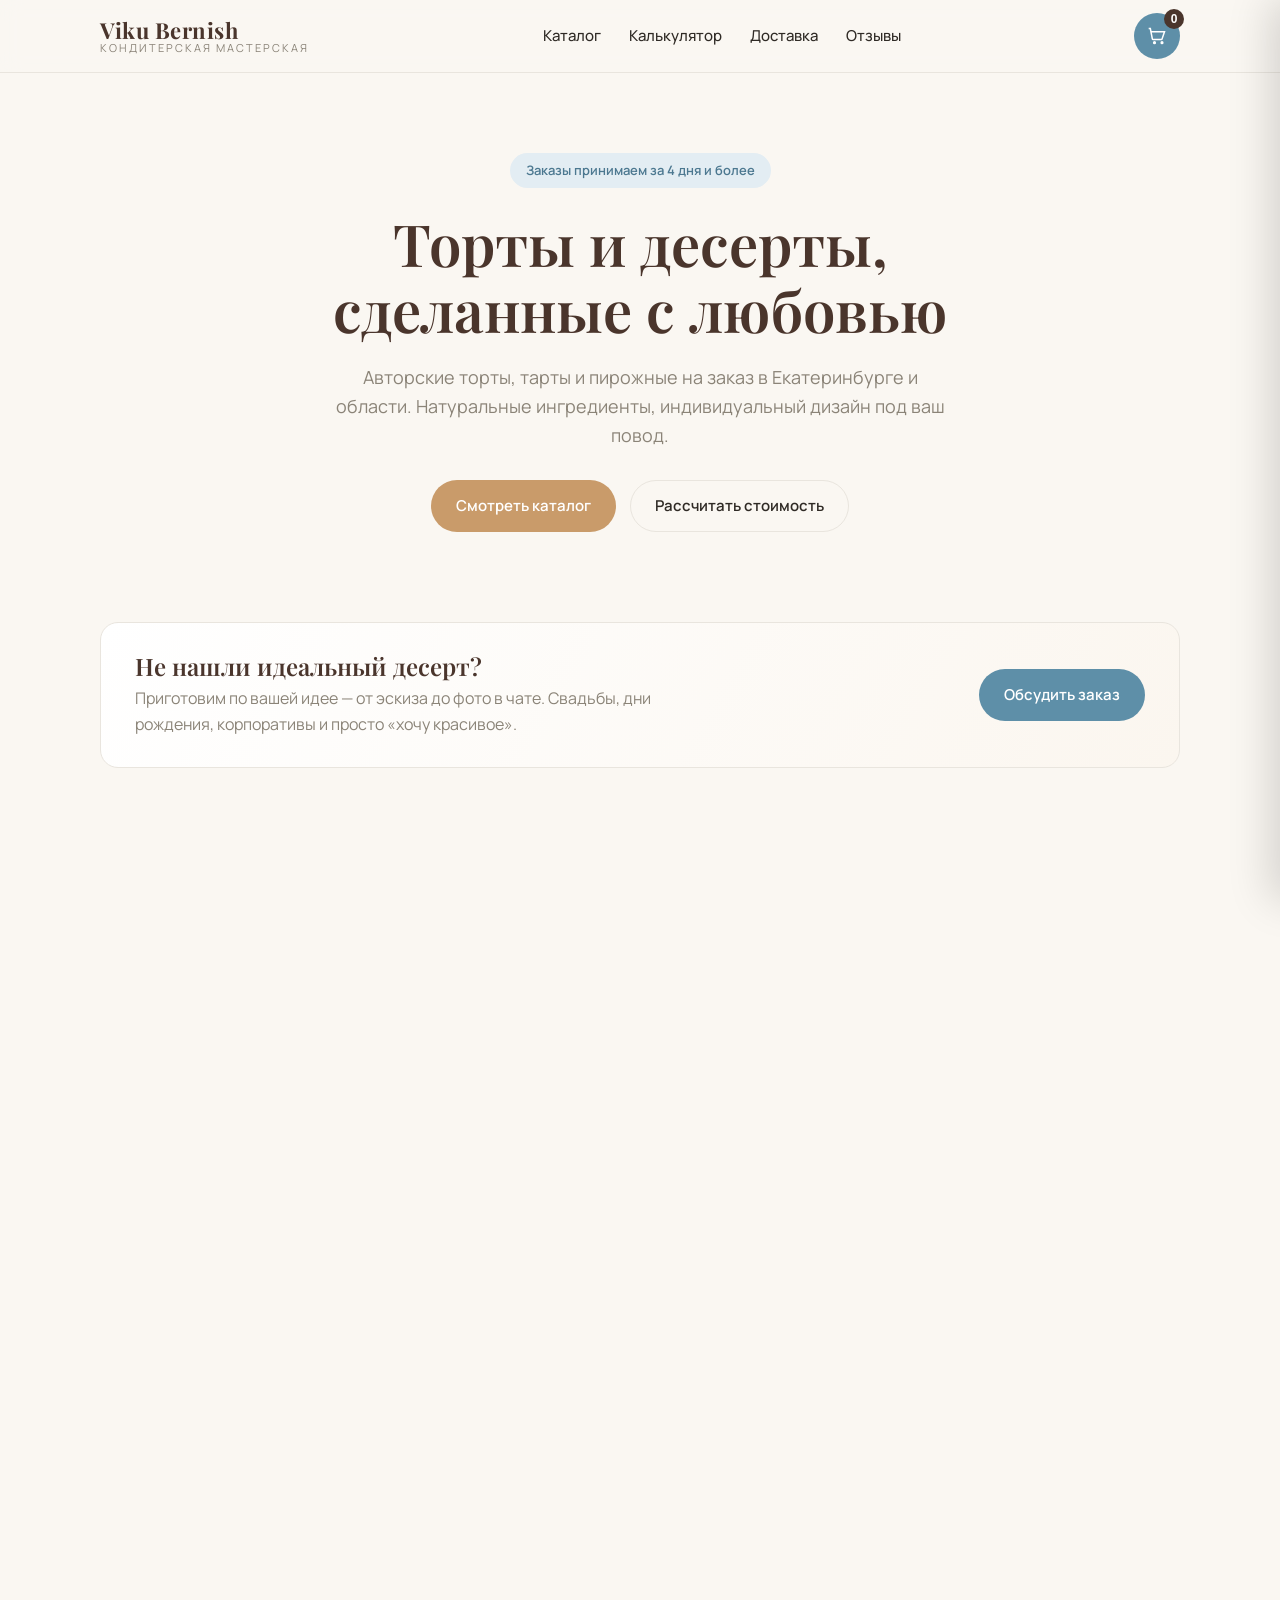
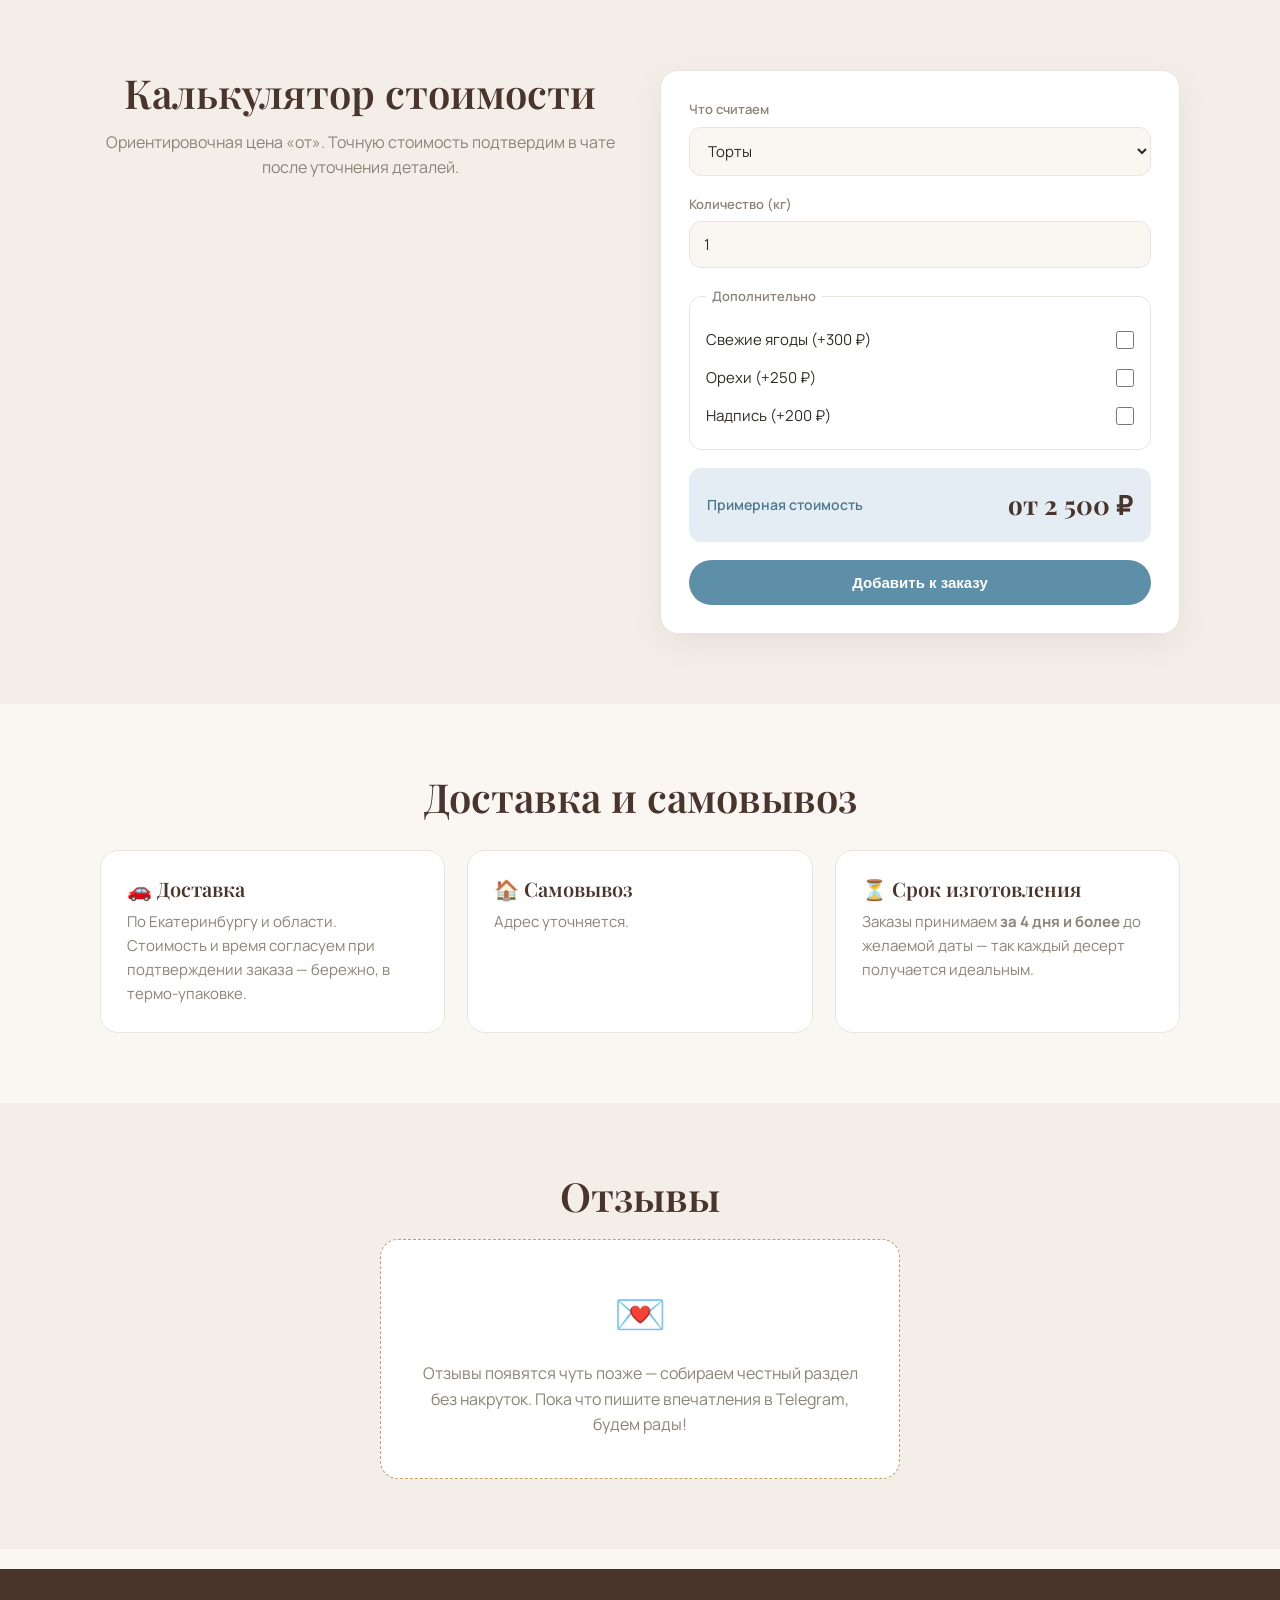
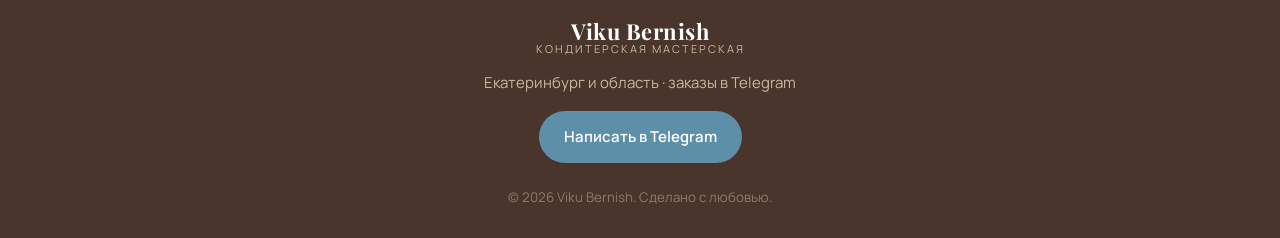
<file: index.html>
<!DOCTYPE html>
<html lang="ru">
<head>
<meta charset="UTF-8">
<meta name="viewport" content="width=device-width, initial-scale=1.0">
<title>Viku Bernish — кондитерская мастерская · Екатеринбург</title>
<meta name="description" content="Торты и десерты на заказ в Екатеринбурге и области. Индивидуальный дизайн, натуральные ингредиенты.">
<link rel="preconnect" href="https://fonts.googleapis.com">
<link rel="preconnect" href="https://fonts.gstatic.com" crossorigin>
<link href="https://fonts.googleapis.com/css2?family=Manrope:wght@400;500;600;700&family=Playfair+Display:wght@500;600;700&display=swap" rel="stylesheet">
<link rel="stylesheet" href="css/style.css">
</head>
<body>

<!-- ===== ШАПКА ===== -->
<header class="header">
  <div class="container header__inner">
    <a href="#top" class="logo">
      <span class="logo__name">Viku Bernish</span>
      <span class="logo__sub">кондитерская мастерская</span>
    </a>
    <nav class="nav">
      <a href="#catalog">Каталог</a>
      <a href="#calc">Калькулятор</a>
      <a href="#delivery">Доставка</a>
      <a href="#reviews">Отзывы</a>
    </nav>
    <button class="cart-btn" id="openCart" aria-label="Корзина">
      <svg width="20" height="20" viewBox="0 0 24 24" fill="none" stroke="currentColor" stroke-width="1.8"><circle cx="9" cy="20" r="1"/><circle cx="18" cy="20" r="1"/><path d="M2 3h2l2.4 12.4a1 1 0 0 0 1 .8h9.7a1 1 0 0 0 1-.8L21 7H5.2"/></svg>
      <span class="cart-btn__count" id="cartCount">0</span>
    </button>
  </div>
</header>

<main id="top">

  <!-- ===== HERO ===== -->
  <section class="hero">
    <div class="container hero__inner">
      <span class="chip">Заказы принимаем за 4 дня и более</span>
      <h1>Торты и десерты,<br>сделанные с любовью</h1>
      <p class="hero__lead">Авторские торты, тарты и пирожные на заказ в Екатеринбурге и области. Натуральные ингредиенты, индивидуальный дизайн под ваш повод.</p>
      <div class="hero__cta">
        <a href="#catalog" class="btn btn--caramel">Смотреть каталог</a>
        <a href="#calc" class="btn btn--ghost">Рассчитать стоимость</a>
      </div>
    </div>
  </section>

  <!-- ===== БАННЕР: ДЕЛАЕМ НА ЗАКАЗ ===== -->
  <section class="container">
    <div class="custom-banner">
      <div>
        <h3>Не нашли идеальный десерт?</h3>
        <p>Приготовим по вашей идее — от эскиза до фото в чате. Свадьбы, дни рождения, корпоративы и просто «хочу красивое».</p>
      </div>
      <a href="#calc" class="btn btn--blue">Обсудить заказ</a>
    </div>
  </section>

  <!-- ===== КАТАЛОГ ===== -->
  <section class="section" id="catalog">
    <div class="container">
      <h2 class="section__title">Каталог</h2>
      <div class="tabs" id="tabs"></div>
      <div class="grid" id="catalog"></div>
    </div>
  </section>

  <!-- ===== КАЛЬКУЛЯТОР ===== -->
  <section class="section section--soft" id="calc">
    <div class="container calc">
      <div>
        <h2 class="section__title">Калькулятор стоимости</h2>
        <p class="section__lead">Ориентировочная цена «от». Точную стоимость подтвердим в чате после уточнения деталей.</p>
      </div>
      <form class="calc__form" id="calcForm">
        <label class="field">
          <span>Что считаем</span>
          <select id="calcCategory"></select>
        </label>
        <label class="field">
          <span id="calcQtyLabel">Количество</span>
          <input type="number" id="calcQty" min="1" step="0.5" value="1">
        </label>
        <fieldset class="calc__options" id="calcOptions">
          <legend>Дополнительно</legend>
        </fieldset>
        <div class="calc__result">
          <span>Примерная стоимость</span>
          <strong id="calcPrice">—</strong>
        </div>
        <button type="button" class="btn btn--blue" id="calcAdd">Добавить к заказу</button>
      </form>
    </div>
  </section>

  <!-- ===== ДОСТАВКА ===== -->
  <section class="section" id="delivery">
    <div class="container">
      <h2 class="section__title">Доставка и самовывоз</h2>
      <div class="cards3">
        <div class="info-card">
          <h3>🚗 Доставка</h3>
          <p>По Екатеринбургу и области. Стоимость и время согласуем при подтверждении заказа — бережно, в термо-упаковке.</p>
        </div>
        <div class="info-card">
          <h3>🏠 Самовывоз</h3>
          <p id="pickupAddress">Адрес уточняется.</p>
        </div>
        <div class="info-card">
          <h3>⏳ Срок изготовления</h3>
          <p>Заказы принимаем <b>за 4 дня и более</b> до желаемой даты — так каждый десерт получается идеальным.</p>
        </div>
      </div>
    </div>
  </section>

  <!-- ===== ОТЗЫВЫ (заглушка) ===== -->
  <section class="section section--soft" id="reviews">
    <div class="container reviews">
      <h2 class="section__title">Отзывы</h2>
      <div class="reviews__placeholder">
        <span class="reviews__emoji">💌</span>
        <p>Отзывы появятся чуть позже — собираем честный раздел без накруток. Пока что пишите впечатления в Telegram, будем рады!</p>
      </div>
    </div>
  </section>

</main>

<!-- ===== ПОДВАЛ ===== -->
<footer class="footer">
  <div class="container footer__inner">
    <div class="logo logo--light">
      <span class="logo__name">Viku Bernish</span>
      <span class="logo__sub">кондитерская мастерская</span>
    </div>
    <p>Екатеринбург и область · заказы в Telegram</p>
    <a class="btn btn--blue" id="footerTg" href="https://t.me/feeIscared" target="_blank" rel="noopener">Написать в Telegram</a>
    <small>© <span id="year"></span> Viku Bernish. Сделано с любовью.</small>
  </div>
</footer>

<!-- ===== КОРЗИНА-ШТОРКА ===== -->
<aside class="cart" id="cart" aria-hidden="true">
  <div class="cart__overlay" id="cartOverlay"></div>
  <div class="cart__panel">
    <div class="cart__head">
      <h3>Ваш заказ</h3>
      <button class="cart__close" id="closeCart" aria-label="Закрыть">✕</button>
    </div>

    <div class="cart__items" id="cartItems"></div>

    <form class="order-form" id="orderForm">
      <label class="field"><span>Ваше имя</span><input type="text" id="oName" required placeholder="Как к вам обращаться"></label>
      <label class="field"><span>Контакт (Telegram или телефон)</span><input type="text" id="oContact" required placeholder="@username или +7…"></label>

      <fieldset class="radio-row">
        <legend>Как получить</legend>
        <label><input type="radio" name="delivery" value="delivery" checked> Доставка</label>
        <label><input type="radio" name="delivery" value="pickup"> Самовывоз</label>
      </fieldset>
      <label class="field" id="addrField"><span>Адрес доставки</span><input type="text" id="oAddress" placeholder="Екатеринбург, улица, дом"></label>

      <label class="field"><span>Желаемая дата</span><input type="date" id="oDate" required></label>

      <div class="order-form__actions">
        <button type="button" class="btn btn--blue" id="generateOrder">Сформировать заказ</button>
      </div>

      <div class="order-result" id="orderResult" hidden>
        <textarea id="orderText" readonly></textarea>
        <div class="order-result__btns">
          <button type="button" class="btn btn--ghost" id="copyOrder">📋 Скопировать</button>
          <a class="btn btn--blue" id="tgOrder" href="https://t.me/feeIscared" target="_blank" rel="noopener">✈️ Открыть Telegram</a>
        </div>
        <p class="order-result__hint">Скопируйте текст и отправьте его в открывшемся Telegram.</p>
      </div>
    </form>
  </div>
</aside>

<script src="js/config.js"></script>
<script src="js/app.js"></script>
</body>
</html>
</file>
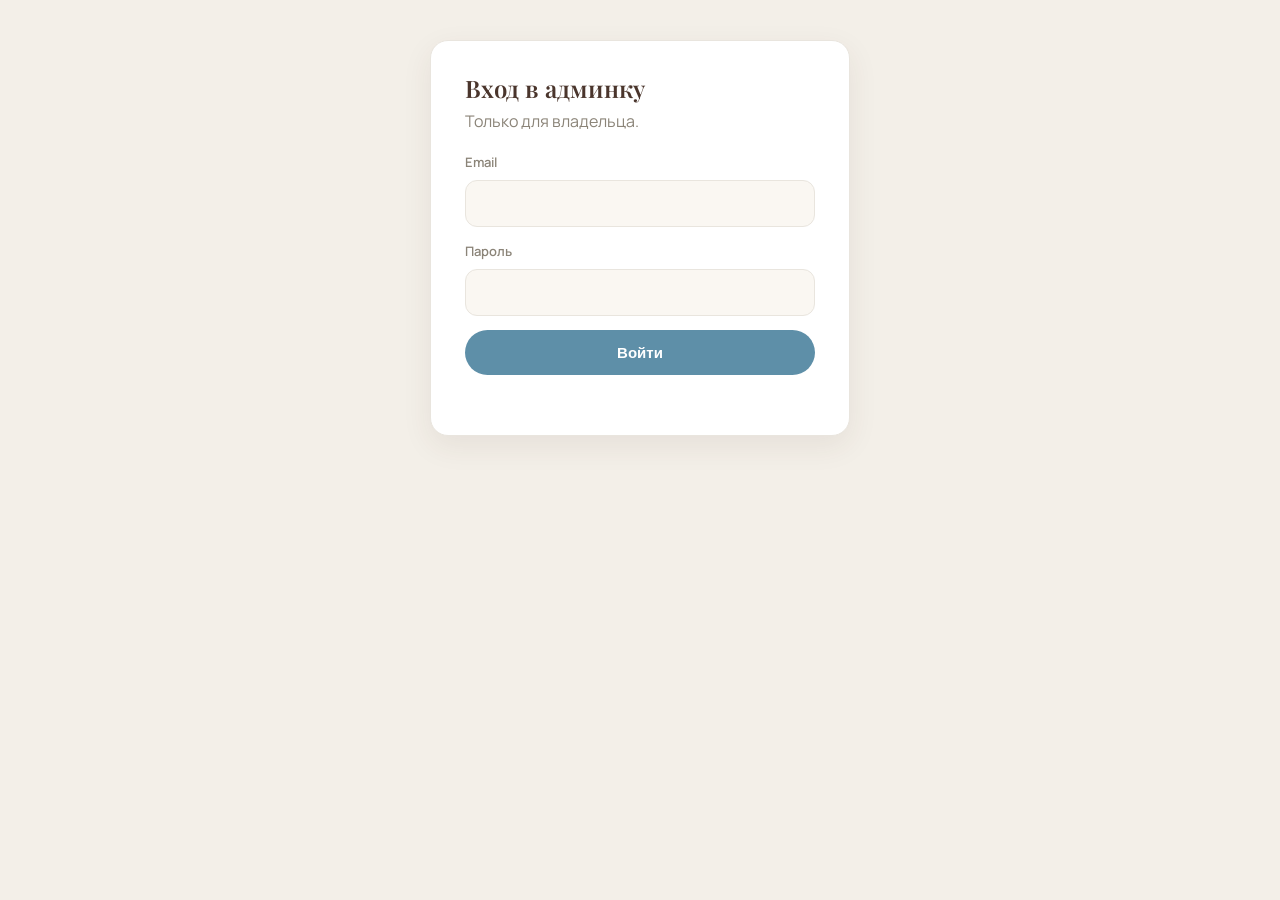
<file: admin.html>
<!DOCTYPE html>
<html lang="ru">
<head>
<meta charset="UTF-8">
<meta name="viewport" content="width=device-width, initial-scale=1.0">
<title>Админка · Viku Bernish</title>
<link rel="preconnect" href="https://fonts.googleapis.com">
<link href="https://fonts.googleapis.com/css2?family=Manrope:wght@400;500;600;700&family=Playfair+Display:wght@600;700&display=swap" rel="stylesheet">
<link rel="stylesheet" href="css/style.css">
<style>
  body{background:var(--soft)}
  .auth,.panel{max-width:980px;margin:40px auto;background:#fff;border:1px solid var(--line);
    border-radius:var(--radius);padding:34px;box-shadow:var(--shadow)}
  .auth{max-width:420px}
  .auth h2,.panel h2{font-family:'Playfair Display',serif;color:var(--choco);margin-bottom:6px}
  .auth .field,.panel .field{margin-bottom:14px}
  .err{color:#b3402f;font-size:14px;margin-top:8px;min-height:18px}
  .ok{color:#3a7d44;font-size:14px;margin-top:8px;min-height:18px}
  .panel-head{display:flex;align-items:center;justify-content:space-between;margin-bottom:24px;flex-wrap:wrap;gap:12px}
  .tabs-admin{display:flex;gap:8px;margin-bottom:22px}
  .tab-a{padding:9px 18px;border-radius:999px;border:1.5px solid var(--line);background:#fff;
    font-weight:600;cursor:pointer;color:var(--muted)}
  .tab-a.active{background:var(--choco);color:#fff;border-color:var(--choco)}
  table{width:100%;border-collapse:collapse;font-size:14px}
  th,td{text-align:left;padding:11px 10px;border-bottom:1px solid var(--line);vertical-align:middle}
  th{color:var(--muted);font-weight:600;font-size:12px;text-transform:uppercase;letter-spacing:.5px}
  td img{width:46px;height:46px;object-fit:cover;border-radius:10px}
  .ph{width:46px;height:46px;border-radius:10px;background:var(--soft);display:flex;align-items:center;justify-content:center;font-size:22px}
  .row-btns{display:flex;gap:6px}
  .mini{padding:6px 12px;border-radius:8px;border:1px solid var(--line);background:#fff;cursor:pointer;font-size:13px;font-weight:600}
  .mini.del{color:#b3402f;border-color:#f0d3cd}
  .mini:hover{border-color:var(--caramel)}
  .grid2{display:grid;grid-template-columns:1fr 1fr;gap:14px}
  .photos-preview{display:flex;gap:8px;flex-wrap:wrap;margin-top:8px}
  .photos-preview img{width:70px;height:70px;object-fit:cover;border-radius:10px;border:1px solid var(--line)}
  .switch{display:flex;align-items:center;gap:8px;font-size:14px}
  .hint{font-size:12px;color:var(--muted);margin-top:4px}
  @media(max-width:640px){.grid2{grid-template-columns:1fr}}
</style>
</head>
<body>

<!-- ВХОД -->
<section class="auth" id="authView">
  <h2>Вход в админку</h2>
  <p style="color:var(--muted);margin-bottom:18px">Только для владельца.</p>
  <form id="loginForm">
    <label class="field"><span>Email</span><input type="email" id="lEmail" required></label>
    <label class="field"><span>Пароль</span><input type="password" id="lPass" required></label>
    <button class="btn btn--blue" style="width:100%" type="submit">Войти</button>
    <div class="err" id="loginErr"></div>
  </form>
</section>

<!-- ПАНЕЛЬ -->
<section class="panel" id="panelView" hidden>
  <div class="panel-head">
    <h2>Панель управления</h2>
    <button class="mini" id="logoutBtn">Выйти</button>
  </div>

  <div class="tabs-admin">
    <button class="tab-a active" data-tab="products">Товары</button>
    <button class="tab-a" data-tab="settings">Настройки</button>
  </div>

  <!-- ТОВАРЫ -->
  <div id="tab-products">
    <h3 style="margin-bottom:14px;color:var(--choco)">Карточка товара</h3>
    <form id="productForm">
      <input type="hidden" id="pId">
      <div class="grid2">
        <label class="field"><span>Название</span><input type="text" id="pTitle" required placeholder="Торт «Красный бархат»"></label>
        <label class="field"><span>Категория</span>
          <select id="pCat"></select>
        </label>
      </div>
      <label class="field"><span>Описание</span>
        <textarea id="pDesc" rows="3" style="padding:12px 14px;border:1.5px solid var(--line);border-radius:12px;font-family:inherit;font-size:15px;background:var(--cream)" placeholder="Коротко о вкусе и составе"></textarea>
      </label>
      <div class="grid2">
        <label class="field"><span>Цена (₽)</span><input type="number" id="pPrice" min="0" required placeholder="2500"></label>
        <label class="field"><span>Единица</span>
          <select id="pUnit"><option value="kg">за кг</option><option value="pc">за шт</option><option value="set">за набор</option></select>
        </label>
      </div>
      <label class="field"><span>Фото (можно несколько, первое — обложка)</span>
        <input type="file" id="pPhotos" accept="image/*" multiple>
        <div class="photos-preview" id="photosPreview"></div>
      </label>
      <div class="grid2">
        <label class="switch"><input type="checkbox" id="pActive" checked> Показывать на сайте</label>
        <label class="field"><span>Порядок (меньше = выше)</span><input type="number" id="pSort" value="100"></label>
      </div>
      <div style="display:flex;gap:10px;margin-top:8px">
        <button class="btn btn--blue" type="submit">Сохранить карточку</button>
        <button class="btn btn--ghost" type="button" id="resetProduct">Очистить форму</button>
      </div>
      <div class="ok" id="productMsg"></div>
    </form>

    <h3 style="margin:30px 0 14px;color:var(--choco)">Все товары</h3>
    <table>
      <thead><tr><th></th><th>Название</th><th>Категория</th><th>Цена</th><th>Активен</th><th></th></tr></thead>
      <tbody id="productsTable"></tbody>
    </table>
  </div>

  <!-- НАСТРОЙКИ -->
  <div id="tab-settings" hidden>
    <form id="settingsForm">
      <label class="field"><span>Адрес самовывоза</span><input type="text" id="sPickup" placeholder="Екатеринбург, ул. …"></label>
      <label class="field"><span>Срок изготовления (дней)</span><input type="number" id="sLead" min="1" value="4"></label>
      <label class="field"><span>Ссылка Telegram</span><input type="text" id="sTg" placeholder="https://t.me/feeIscared"></label>
      <button class="btn btn--blue" type="submit">Сохранить настройки</button>
      <div class="ok" id="settingsMsg"></div>
    </form>
  </div>
</section>

<script src="js/config.js"></script>
<script src="js/admin.js"></script>
</body>
</html>
</file>
<file: css/style.css>
/* ============================================================
   VIKU BERNISH — стили с микро-анимациями
   Кремовая база + карамельные акценты + голубые CTA + серый
============================================================ */

/* ===== БАЗА ===== */
:root{
  --cream:#FAF7F2; --card:#ffffff; --soft:#F3EFE8;
  --ink:#2F2A25; --muted:#8B8478; --line:#E9E5DE;
  --caramel:#C99B6A; --choco:#4A352C;
  --blue:#5E8FA8; --blue-dark:#4C7890; --blue-soft:#E3EDF3;
  --radius:18px; --shadow:0 10px 30px rgba(74,53,44,.08);
}
*{box-sizing:border-box;margin:0;padding:0}
html{scroll-behavior:smooth}
body{
  font-family:'Manrope',system-ui,sans-serif;color:var(--ink);
  background:var(--cream);line-height:1.6;-webkit-font-smoothing:antialiased;
}
.container{max-width:1120px;margin:0 auto;padding:0 20px}
h1,h2,h3{font-family:'Playfair Display',serif;font-weight:600;line-height:1.15;color:var(--choco)}
a{color:inherit;text-decoration:none}
img{max-width:100%;display:block}

/* ===== КНОПКИ (увеличение + тень) ===== */
.btn{display:inline-flex;align-items:center;justify-content:center;gap:8px;
  padding:13px 24px;border-radius:999px;font-weight:600;font-size:15px;
  border:1.5px solid transparent;cursor:pointer;white-space:nowrap;
  transition:transform .2s ease, box-shadow .2s ease, background .2s ease, border-color .2s ease}
.btn:hover{transform:translateY(-2px)}
.btn--caramel{background:var(--caramel);color:#fff}
.btn--caramel:hover{background:#bb8c5b;box-shadow:0 10px 24px rgba(201,155,106,.35)}
.btn--blue{background:var(--blue);color:#fff}
.btn--blue:hover{background:var(--blue-dark);box-shadow:0 10px 24px rgba(94,143,168,.35)}
.btn--ghost{background:transparent;border-color:var(--line);color:var(--ink)}
.btn--ghost:hover{border-color:var(--caramel);color:var(--choco);background:rgba(201,155,106,.06)}

/* ===== ШАПКА ===== */
.header{position:sticky;top:0;z-index:50;background:rgba(250,247,242,.85);
  backdrop-filter:blur(10px);border-bottom:1px solid var(--line)}
.header__inner{display:flex;align-items:center;justify-content:space-between;height:72px}
.logo{display:flex;flex-direction:column;line-height:1.1}
.logo__name{font-family:'Playfair Display',serif;font-size:22px;font-weight:700;color:var(--choco);letter-spacing:.5px}
.logo__sub{font-size:11px;letter-spacing:2px;text-transform:uppercase;color:var(--muted)}
.nav{display:flex;gap:28px}
.nav a{position:relative;font-size:15px;font-weight:500;color:var(--ink);transition:.2s;padding:4px 0}
.nav a::after{content:"";position:absolute;left:0;bottom:-2px;width:0;height:2px;
  background:var(--caramel);transition:width .3s cubic-bezier(.2,.8,.2,1)}
.nav a:hover{color:var(--choco)}
.nav a:hover::after{width:100%}
.cart-btn{position:relative;display:flex;align-items:center;justify-content:center;
  width:46px;height:46px;border-radius:999px;background:var(--blue);color:#fff;border:none;cursor:pointer;
  transition:transform .2s ease, background .2s ease, box-shadow .2s ease}
.cart-btn:hover{background:var(--blue-dark);transform:translateY(-2px);box-shadow:0 8px 18px rgba(94,143,168,.3)}
.cart-btn__count{position:absolute;top:-4px;right:-4px;min-width:20px;height:20px;padding:0 5px;
  border-radius:999px;background:var(--choco);color:#fff;font-size:12px;font-weight:700;
  display:flex;align-items:center;justify-content:center}

/* ===== HERO ===== */
.hero{padding:80px 0 60px;text-align:center}
.chip{display:inline-block;padding:7px 16px;border-radius:999px;background:var(--blue-soft);
  color:var(--blue-dark);font-size:13px;font-weight:600;margin-bottom:22px;
  transition:transform .2s ease, box-shadow .2s ease}
.chip:hover{transform:translateY(-2px);box-shadow:0 6px 16px rgba(94,143,168,.2)}
.hero h1{font-size:clamp(34px,5vw,58px);margin-bottom:20px}
.hero__lead{max-width:620px;margin:0 auto 30px;color:var(--muted);font-size:18px}
.hero__cta{display:flex;gap:14px;justify-content:center;flex-wrap:wrap}

/* ===== БАННЕР "НА ЗАКАЗ" ===== */
.custom-banner{display:flex;align-items:center;justify-content:space-between;gap:24px;
  background:linear-gradient(120deg,#fff, #FBF6EF);border:1px solid var(--line);
  border-radius:var(--radius);padding:30px 34px;margin-top:30px;
  transition:all .3s cubic-bezier(.2,.8,.2,1)}
.custom-banner:hover{border-color:var(--caramel);
  background:linear-gradient(120deg,#FFFCF7, #FAF1E3);
  transform:translateY(-3px);box-shadow:0 16px 36px rgba(201,155,106,.12)}
.custom-banner h3{font-size:24px;margin-bottom:6px;transition:color .2s ease}
.custom-banner:hover h3{color:var(--caramel)}
.custom-banner p{color:var(--muted);max-width:560px}

/* ===== СЕКЦИИ ===== */
.section{padding:70px 0}
.section--soft{background:var(--soft)}
.section__title{font-size:clamp(28px,3.5vw,40px);text-align:center;margin-bottom:14px}
.section__lead{text-align:center;color:var(--muted);max-width:560px;margin:0 auto 36px}

/* ===== ТАБЫ КАТЕГОРИЙ ===== */
.tabs{display:flex;gap:10px;justify-content:center;flex-wrap:wrap;margin-bottom:36px}
.tab{padding:9px 20px;border-radius:999px;border:1.5px solid var(--line);background:#fff;
  font-weight:600;font-size:14px;color:var(--muted);cursor:pointer;
  transition:all .25s ease}
.tab:hover{border-color:var(--caramel);color:var(--choco);transform:translateY(-1px)}
.tab.active{background:var(--caramel);border-color:var(--caramel);color:#fff;
  box-shadow:0 6px 16px rgba(201,155,106,.3)}

/* ===== СЕТКА ТОВАРОВ (с анимацией hover) ===== */
.grid{display:grid;grid-template-columns:repeat(auto-fill,minmax(250px,1fr));gap:24px}
.card{background:var(--card);border:1px solid var(--line);border-radius:var(--radius);
  overflow:hidden;display:flex;flex-direction:column;
  transition:transform .3s cubic-bezier(.2,.8,.2,1), box-shadow .3s ease;
  box-shadow:0 4px 12px rgba(74,53,44,.06)}
.card:hover{transform:translateY(-8px);box-shadow:0 18px 40px rgba(74,53,44,.14)}
.card__img{aspect-ratio:1/1;background:linear-gradient(135deg,#F6EDE2,#EDE3D4);
  display:flex;align-items:center;justify-content:center;font-size:54px;color:var(--caramel);overflow:hidden}
.card__img img{width:100%;height:100%;object-fit:cover;transition:transform .5s cubic-bezier(.2,.8,.2,1)}
.card:hover .card__img img{transform:scale(1.06)}
.card__body{padding:18px 20px 22px;display:flex;flex-direction:column;flex:1}
.card__cat{font-size:12px;letter-spacing:1px;text-transform:uppercase;color:var(--caramel);font-weight:600}
.card__title{font-family:'Playfair Display',serif;font-size:20px;color:var(--choco);margin:6px 0 8px}
.card__desc{font-size:14px;color:var(--muted);flex:1;margin-bottom:16px}
.card__foot{display:flex;align-items:center;justify-content:space-between;gap:10px}
.card__price{font-weight:700;color:var(--ink);font-size:17px}
.card__price small{font-weight:500;color:var(--muted);font-size:13px}
.card__add{padding:9px 16px;border-radius:999px;background:var(--blue);color:#fff;border:none;
  font-weight:600;font-size:14px;cursor:pointer;
  transition:transform .2s ease, background .2s ease, box-shadow .2s ease}
.card__add:hover{background:var(--blue-dark);transform:translateY(-2px);box-shadow:0 8px 18px rgba(94,143,168,.3)}
.card__add:active{transform:translateY(0)}

/* ===== КАЛЬКУЛЯТОР ===== */
.calc{display:grid;grid-template-columns:1fr 1fr;gap:40px;align-items:start}
.calc__form{background:#fff;border:1px solid var(--line);border-radius:var(--radius);
  padding:28px;box-shadow:var(--shadow);display:flex;flex-direction:column;gap:18px;
  transition:box-shadow .3s ease}
.calc__form:hover{box-shadow:0 16px 40px rgba(74,53,44,.1)}
.field{display:flex;flex-direction:column;gap:7px}
.field span{font-size:13px;font-weight:600;color:var(--muted)}
.field input,.field select{padding:12px 14px;border:1.5px solid var(--line);border-radius:12px;
  font-family:inherit;font-size:15px;background:var(--cream);color:var(--ink);transition:.2s}
.field input:focus,.field select:focus{outline:none;border-color:var(--blue);background:#fff;
  box-shadow:0 0 0 4px rgba(94,143,168,.12)}
.calc__options{border:1.5px solid var(--line);border-radius:12px;padding:14px 16px}
.calc__options legend{font-size:13px;font-weight:600;color:var(--muted);padding:0 6px}
.calc__options label{display:flex;align-items:center;justify-content:space-between;
  padding:7px 0;cursor:pointer;font-size:15px;transition:color .2s ease}
.calc__options label:hover{color:var(--choco)}
.calc__options input{accent-color:var(--blue);width:18px;height:18px}
.calc__result{display:flex;align-items:center;justify-content:space-between;
  background:var(--blue-soft);border-radius:12px;padding:16px 18px;
  transition:transform .2s ease}
.calc__result:hover{transform:scale(1.01)}
.calc__result span{color:var(--blue-dark);font-weight:600;font-size:14px}
.calc__result strong{font-family:'Playfair Display',serif;font-size:26px;color:var(--choco)}

/* ===== ИНФО-КАРТОЧКИ (Доставка / Самовывоз / Срок) ===== */
.cards3{display:grid;grid-template-columns:repeat(3,1fr);gap:22px;margin-top:30px}
.info-card{background:#fff;border:1px solid var(--line);border-radius:var(--radius);padding:26px;
  transition:transform .3s cubic-bezier(.2,.8,.2,1), box-shadow .3s ease, border-color .3s ease}
.info-card:hover{transform:translateY(-6px);box-shadow:0 16px 36px rgba(74,53,44,.1);border-color:var(--caramel)}
.info-card h3{font-size:20px;margin-bottom:10px;transition:color .2s ease}
.info-card:hover h3{color:var(--caramel)}
.info-card p{color:var(--muted);font-size:15px}

/* ===== ОТЗЫВЫ-ЗАГЛУШКА ===== */
.reviews__placeholder{max-width:520px;margin:20px auto 0;text-align:center;
  background:#fff;border:1px dashed var(--caramel);border-radius:var(--radius);padding:40px 30px;
  transition:transform .3s ease, box-shadow .3s ease}
.reviews__placeholder:hover{transform:translateY(-4px);box-shadow:0 14px 32px rgba(201,155,106,.12)}
.reviews__emoji{font-size:42px;display:block;margin-bottom:14px;transition:transform .3s ease}
.reviews__placeholder:hover .reviews__emoji{transform:scale(1.1) rotate(-5deg)}
.reviews__placeholder p{color:var(--muted)}

/* ===== ПОДВАЛ ===== */
.footer{background:var(--choco);color:#EDE3D4;padding:50px 0 30px;margin-top:20px}
.footer__inner{display:flex;flex-direction:column;align-items:center;gap:16px;text-align:center}
.logo--light .logo__name{color:#fff}
.logo--light .logo__sub{color:#C9B79C}
.footer p{color:#C9B79C;font-size:15px}
.footer small{color:#8B7B66;margin-top:8px}

/* ===== КОРЗИНА-ШТОРКА ===== */
.cart{position:fixed;inset:0;z-index:100;pointer-events:none}
.cart[aria-hidden="false"]{pointer-events:auto}
.cart__overlay{position:absolute;inset:0;background:rgba(47,42,37,.4);opacity:0;transition:.3s}
.cart[aria-hidden="false"] .cart__overlay{opacity:1}
.cart__panel{position:absolute;top:0;right:0;height:100%;width:min(440px,100%);background:var(--cream);
  box-shadow:-10px 0 40px rgba(0,0,0,.15);transform:translateX(100%);transition:.35s cubic-bezier(.2,.8,.2,1);
  display:flex;flex-direction:column;padding:24px}
.cart[aria-hidden="false"] .cart__panel{transform:translateX(0)}
.cart__head{display:flex;align-items:center;justify-content:space-between;margin-bottom:18px}
.cart__head h3{font-size:24px}
.cart__close{background:none;border:none;font-size:22px;cursor:pointer;color:var(--muted);transition:.2s}
.cart__close:hover{color:var(--choco);transform:rotate(90deg)}
.cart__items{flex:1;overflow-y:auto;display:flex;flex-direction:column;gap:12px;margin-bottom:18px}
.cart-item{background:#fff;border:1px solid var(--line);border-radius:14px;padding:14px 16px;
  transition:transform .2s ease, box-shadow .2s ease}
.cart-item:hover{transform:translateX(-4px);box-shadow:0 6px 16px rgba(74,53,44,.08)}
.cart-item__top{display:flex;justify-content:space-between;gap:10px}
.cart-item__title{font-weight:600;font-size:15px}
.cart-item__remove{background:none;border:none;color:var(--muted);cursor:pointer;font-size:18px;line-height:1;transition:.2s}
.cart-item__remove:hover{color:#b3402f;transform:scale(1.2)}
.cart-item__meta{font-size:13px;color:var(--muted);margin-top:4px}
.cart-item__price{font-weight:700;color:var(--choco);margin-top:6px}
.cart-empty{text-align:center;color:var(--muted);padding:40px 0}
.order-form{display:flex;flex-direction:column;gap:14px;border-top:1px solid var(--line);padding-top:18px}
.radio-row{border:none;display:flex;flex-direction:column;gap:8px}
.radio-row legend{font-size:13px;font-weight:600;color:var(--muted);margin-bottom:4px}
.radio-row label{display:flex;align-items:center;gap:8px;font-size:15px;cursor:pointer;transition:color .2s}
.radio-row label:hover{color:var(--choco)}
.radio-row input{accent-color:var(--blue);width:17px;height:17px}
.order-form__actions{margin-top:4px}
.order-result{display:flex;flex-direction:column;gap:12px;margin-top:6px}
.order-result textarea{width:100%;min-height:170px;padding:14px;border:1.5px solid var(--line);
  border-radius:12px;font-family:inherit;font-size:14px;background:#fff;color:var(--ink);resize:vertical;
  transition:border-color .2s ease, box-shadow .2s ease}
.order-result textarea:focus{outline:none;border-color:var(--blue);box-shadow:0 0 0 4px rgba(94,143,168,.12)}
.order-result__btns{display:flex;gap:10px}
.order-result__btns .btn{flex:1}
.order-result__hint{font-size:12px;color:var(--muted);text-align:center}

/* ===== SCROLL REVEAL (появление при скролле) ===== */
.reveal{opacity:0;transform:translateY(24px);transition:opacity .7s ease, transform .7s cubic-bezier(.2,.8,.2,1)}
.reveal.in-view{opacity:1;transform:translateY(0)}
.grid .card:nth-child(1){transition-delay:.05s}
.grid .card:nth-child(2){transition-delay:.10s}
.grid .card:nth-child(3){transition-delay:.15s}
.grid .card:nth-child(4){transition-delay:.20s}
.grid .card:nth-child(5){transition-delay:.25s}
.grid .card:nth-child(6){transition-delay:.30s}
.cards3 .info-card:nth-child(1){transition-delay:.05s}
.cards3 .info-card:nth-child(2){transition-delay:.15s}
.cards3 .info-card:nth-child(3){transition-delay:.25s}

/* ===== АДАПТИВ ===== */
@media(max-width:820px){
  .nav{display:none}
  .calc{grid-template-columns:1fr}
  .cards3{grid-template-columns:1fr}
  .custom-banner{flex-direction:column;text-align:center}
}

/* уважение к пользователям с prefers-reduced-motion */
@media(prefers-reduced-motion:reduce){
  *,*::before,*::after{animation-duration:.01ms!important;transition-duration:.01ms!important}
  .reveal{opacity:1;transform:none}
}
</file>
